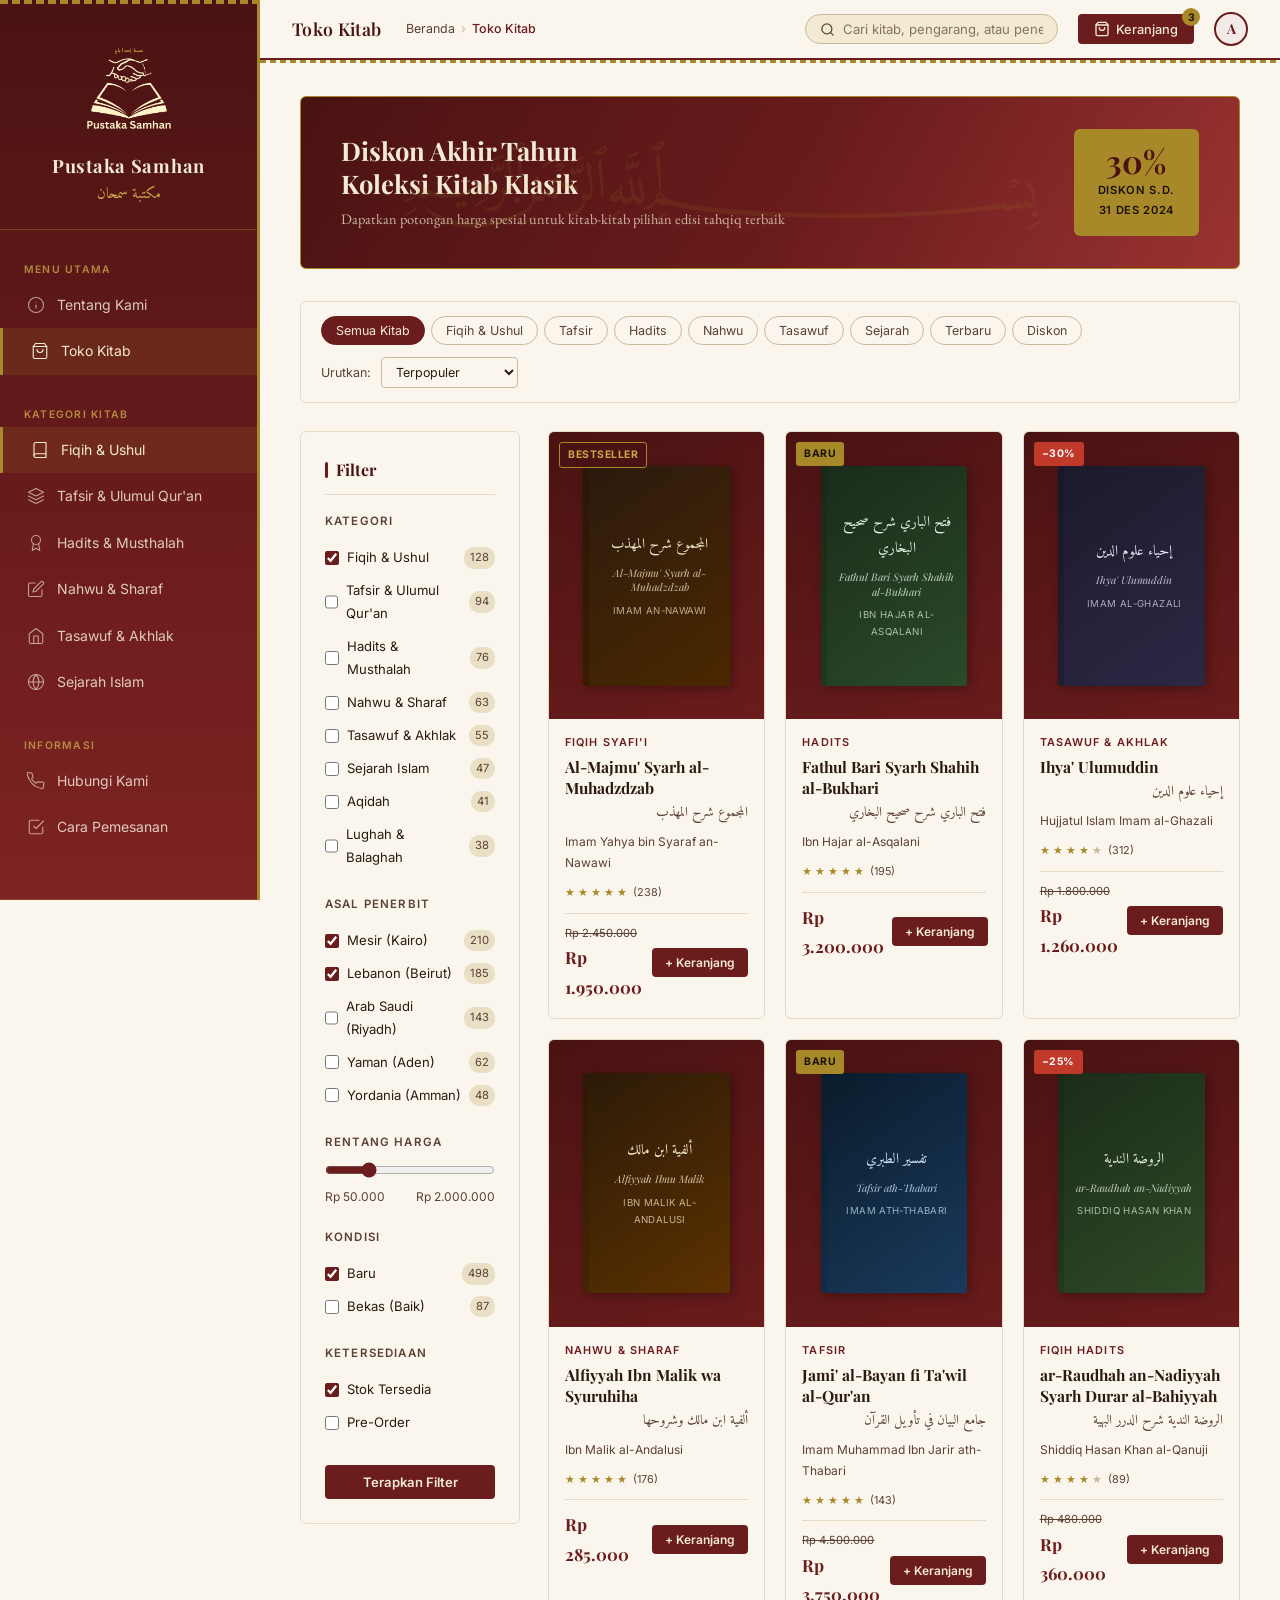
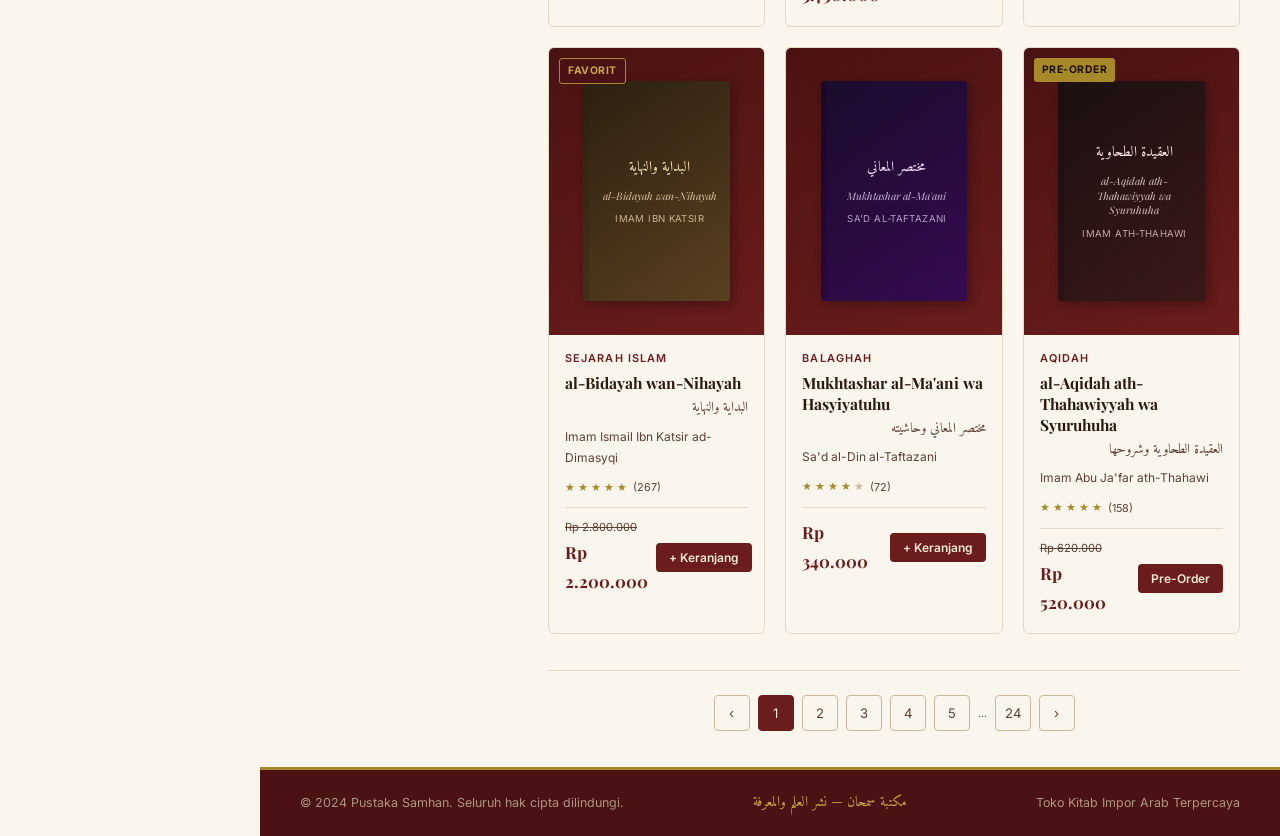
<file: index.html>
<!DOCTYPE html>
<html lang="id">
<head>
  <meta charset="UTF-8" />
  <meta name="viewport" content="width=device-width, initial-scale=1.0" />
  <title>Toko Kitab — Pustaka Samhan</title>
  <link rel="stylesheet" href="style.css" />
</head>
<body>

  <!-- ══════════════════════════════════════
       SIDEBAR
  ══════════════════════════════════════ -->
  <aside class="sidebar">
    <div class="sidebar-brand">
      <img src="../logo nusantara knockout png trsp.png" alt="Logo Pustaka Samhan" />
      <span class="brand-name">Pustaka Samhan</span>
      <span class="brand-tagline">مكتبة سمحان</span>
    </div>

    <nav class="sidebar-nav">
      <span class="nav-label">Menu Utama</span>
      <ul>
        <li>
          <a href="tentang-kami.html">
            <svg class="nav-icon" viewBox="0 0 24 24"><circle cx="12" cy="12" r="10"/><path d="M12 16v-4M12 8h.01"/></svg>
            Tentang Kami
          </a>
        </li>
        <li>
          <a href="ecommerce.html" class="active">
            <svg class="nav-icon" viewBox="0 0 24 24"><path d="M6 2L3 6v14a2 2 0 002 2h14a2 2 0 002-2V6l-3-4z"/><line x1="3" y1="6" x2="21" y2="6"/><path d="M16 10a4 4 0 01-8 0"/></svg>
            Toko Kitab
          </a>
        </li>
      </ul>

      <span class="nav-label">Kategori Kitab</span>
      <ul>
        <li>
          <a href="#" class="active">
            <svg class="nav-icon" viewBox="0 0 24 24"><path d="M4 19.5A2.5 2.5 0 016.5 17H20"/><path d="M6.5 2H20v20H6.5A2.5 2.5 0 014 19.5v-15A2.5 2.5 0 016.5 2z"/></svg>
            Fiqih &amp; Ushul
          </a>
        </li>
        <li>
          <a href="#">
            <svg class="nav-icon" viewBox="0 0 24 24"><path d="M12 2L2 7l10 5 10-5-10-5zM2 17l10 5 10-5M2 12l10 5 10-5"/></svg>
            Tafsir &amp; Ulumul Qur'an
          </a>
        </li>
        <li>
          <a href="#">
            <svg class="nav-icon" viewBox="0 0 24 24"><circle cx="12" cy="8" r="6"/><path d="M15.477 12.89L17 22l-5-3-5 3 1.523-9.11"/></svg>
            Hadits &amp; Musthalah
          </a>
        </li>
        <li>
          <a href="#">
            <svg class="nav-icon" viewBox="0 0 24 24"><path d="M11 4H4a2 2 0 00-2 2v14a2 2 0 002 2h14a2 2 0 002-2v-7"/><path d="M18.5 2.5a2.121 2.121 0 013 3L12 15l-4 1 1-4 9.5-9.5z"/></svg>
            Nahwu &amp; Sharaf
          </a>
        </li>
        <li>
          <a href="#">
            <svg class="nav-icon" viewBox="0 0 24 24"><path d="M3 9l9-7 9 7v11a2 2 0 01-2 2H5a2 2 0 01-2-2z"/><polyline points="9 22 9 12 15 12 15 22"/></svg>
            Tasawuf &amp; Akhlak
          </a>
        </li>
        <li>
          <a href="#">
            <svg class="nav-icon" viewBox="0 0 24 24"><circle cx="12" cy="12" r="10"/><line x1="2" y1="12" x2="22" y2="12"/><path d="M12 2a15.3 15.3 0 014 10 15.3 15.3 0 01-4 10 15.3 15.3 0 01-4-10 15.3 15.3 0 014-10z"/></svg>
            Sejarah Islam
          </a>
        </li>
      </ul>

      <span class="nav-label">Informasi</span>
      <ul>
        <li>
          <a href="#">
            <svg class="nav-icon" viewBox="0 0 24 24"><path d="M22 16.92v3a2 2 0 01-2.18 2 19.79 19.79 0 01-8.63-3.07A19.5 19.5 0 013.07 9.81a19.79 19.79 0 01-3.07-8.68A2 2 0 012 1h3a2 2 0 012 1.72 12.84 12.84 0 00.7 2.81 2 2 0 01-.45 2.11L6.09 8.91a16 16 0 006 6l1.27-1.27a2 2 0 012.11-.45 12.84 12.84 0 002.81.7A2 2 0 0122 16.92z"/></svg>
            Hubungi Kami
          </a>
        </li>
        <li>
          <a href="#">
            <svg class="nav-icon" viewBox="0 0 24 24"><path d="M9 11l3 3L22 4"/><path d="M21 12v7a2 2 0 01-2 2H5a2 2 0 01-2-2V5a2 2 0 012-2h11"/></svg>
            Cara Pemesanan
          </a>
        </li>
      </ul>
    </nav>

    <div class="sidebar-footer">
      <div class="ornament">✦ ✦ ✦</div>
      <p>Toko Kitab Impor Arab<br />Terpercaya di Indonesia</p>
    </div>
  </aside>

  <!-- ══════════════════════════════════════
       MAIN WRAPPER
  ══════════════════════════════════════ -->
  <div class="main-wrapper">

    <!-- TOP NAVIGATION -->
    <header class="topnav">
      <div class="topnav-left">
        <span class="page-title">Toko Kitab</span>
        <nav class="breadcrumb">
          <span>Beranda</span>
          <span class="breadcrumb-sep">›</span>
          <span>Toko Kitab</span>
        </nav>
      </div>
      <div class="topnav-right">
        <div class="search-box">
          <svg class="search-icon" viewBox="0 0 24 24"><circle cx="11" cy="11" r="8"/><line x1="21" y1="21" x2="16.65" y2="16.65"/></svg>
          <input type="text" placeholder="Cari kitab, pengarang, atau penerbit…" />
        </div>
        <button class="cart-btn">
          <svg width="16" height="16" viewBox="0 0 24 24" fill="none" stroke="currentColor" stroke-width="2" stroke-linecap="round" stroke-linejoin="round"><path d="M6 2L3 6v14a2 2 0 002 2h14a2 2 0 002-2V6l-3-4z"/><line x1="3" y1="6" x2="21" y2="6"/><path d="M16 10a4 4 0 01-8 0"/></svg>
          Keranjang
          <span class="cart-badge">3</span>
        </button>
        <div class="user-avatar" title="Akun Saya">A</div>
      </div>
    </header>

    <!-- PAGE CONTENT -->
    <main class="page-content">

      <!-- Promo Banner -->
      <div class="promo-banner">
        <div class="promo-text">
          <h2>Diskon Akhir Tahun<br/>Koleksi Kitab Klasik</h2>
          <p>Dapatkan potongan harga spesial untuk kitab-kitab pilihan edisi tahqiq terbaik</p>
        </div>
        <div class="promo-badge">
          <span class="discount">30%</span>
          <span class="promo-label">Diskon s.d.<br/>31 Des 2024</span>
        </div>
      </div>

      <!-- Filter & Sort Toolbar -->
      <div class="ecom-toolbar">
        <div class="filter-tabs">
          <button class="filter-tab active">Semua Kitab</button>
          <button class="filter-tab">Fiqih &amp; Ushul</button>
          <button class="filter-tab">Tafsir</button>
          <button class="filter-tab">Hadits</button>
          <button class="filter-tab">Nahwu</button>
          <button class="filter-tab">Tasawuf</button>
          <button class="filter-tab">Sejarah</button>
          <button class="filter-tab">Terbaru</button>
          <button class="filter-tab">Diskon</button>
        </div>
        <div class="sort-area">
          <label>Urutkan:</label>
          <select>
            <option>Terpopuler</option>
            <option>Terbaru</option>
            <option>Harga Terendah</option>
            <option>Harga Tertinggi</option>
            <option>Rating Tertinggi</option>
          </select>
        </div>
      </div>

      <!-- Products Layout -->
      <div class="products-layout">

        <!-- Filter Sidebar -->
        <aside class="filter-sidebar">
          <h4>Filter</h4>

          <div class="filter-group">
            <span class="filter-group-title">Kategori</span>
            <label class="filter-check"><input type="checkbox" checked/><span>Fiqih &amp; Ushul</span><span class="count">128</span></label>
            <label class="filter-check"><input type="checkbox"/><span>Tafsir &amp; Ulumul Qur'an</span><span class="count">94</span></label>
            <label class="filter-check"><input type="checkbox"/><span>Hadits &amp; Musthalah</span><span class="count">76</span></label>
            <label class="filter-check"><input type="checkbox"/><span>Nahwu &amp; Sharaf</span><span class="count">63</span></label>
            <label class="filter-check"><input type="checkbox"/><span>Tasawuf &amp; Akhlak</span><span class="count">55</span></label>
            <label class="filter-check"><input type="checkbox"/><span>Sejarah Islam</span><span class="count">47</span></label>
            <label class="filter-check"><input type="checkbox"/><span>Aqidah</span><span class="count">41</span></label>
            <label class="filter-check"><input type="checkbox"/><span>Lughah &amp; Balaghah</span><span class="count">38</span></label>
          </div>

          <div class="filter-group">
            <span class="filter-group-title">Asal Penerbit</span>
            <label class="filter-check"><input type="checkbox" checked/><span>Mesir (Kairo)</span><span class="count">210</span></label>
            <label class="filter-check"><input type="checkbox" checked/><span>Lebanon (Beirut)</span><span class="count">185</span></label>
            <label class="filter-check"><input type="checkbox"/><span>Arab Saudi (Riyadh)</span><span class="count">143</span></label>
            <label class="filter-check"><input type="checkbox"/><span>Yaman (Aden)</span><span class="count">62</span></label>
            <label class="filter-check"><input type="checkbox"/><span>Yordania (Amman)</span><span class="count">48</span></label>
          </div>

          <div class="filter-group">
            <span class="filter-group-title">Rentang Harga</span>
            <div class="price-range">
              <input type="range" min="50000" max="2000000" value="500000" />
              <div class="price-labels">
                <span>Rp 50.000</span>
                <span>Rp 2.000.000</span>
              </div>
            </div>
          </div>

          <div class="filter-group">
            <span class="filter-group-title">Kondisi</span>
            <label class="filter-check"><input type="checkbox" checked/><span>Baru</span><span class="count">498</span></label>
            <label class="filter-check"><input type="checkbox"/><span>Bekas (Baik)</span><span class="count">87</span></label>
          </div>

          <div class="filter-group">
            <span class="filter-group-title">Ketersediaan</span>
            <label class="filter-check"><input type="checkbox" checked/><span>Stok Tersedia</span></label>
            <label class="filter-check"><input type="checkbox"/><span>Pre-Order</span></label>
          </div>

          <button class="btn-filter-apply">Terapkan Filter</button>
        </aside>

        <!-- Products Grid -->
        <div>
          <div class="products-grid">

            <!-- Card 1 -->
            <article class="product-card">
              <div class="product-img">
                <span class="product-badge badge-hot">Bestseller</span>
                <div class="book-cover" style="background: linear-gradient(145deg, #2C1A0E, #4A2800); color: #F2E8C9;">
                  <span class="book-title-ar">المجموع شرح المهذب</span>
                  <span class="book-title-id">Al-Majmu' Syarh al-Muhadzdzab</span>
                  <span class="book-author">Imam an-Nawawi</span>
                </div>
              </div>
              <div class="product-info">
                <span class="product-category">Fiqih Syafi'i</span>
                <h3 class="product-name">Al-Majmu' Syarh al-Muhadzdzab</h3>
                <span class="product-name-ar">المجموع شرح المهذب</span>
                <p class="product-author">Imam Yahya bin Syaraf an-Nawawi</p>
                <div class="product-rating">
                  <span class="star">★</span><span class="star">★</span><span class="star">★</span>
                  <span class="star">★</span><span class="star">★</span>
                  <span class="rating-count">(238)</span>
                </div>
                <div class="product-footer">
                  <div class="price-wrap">
                    <span class="price-original">Rp 2.450.000</span>
                    <span class="price-current">Rp 1.950.000</span>
                  </div>
                  <button class="btn-cart">+ Keranjang</button>
                </div>
              </div>
            </article>

            <!-- Card 2 -->
            <article class="product-card">
              <div class="product-img">
                <span class="product-badge badge-new">Baru</span>
                <div class="book-cover" style="background: linear-gradient(145deg, #1A2C1A, #2A4A2A); color: #E8F5E8;">
                  <span class="book-title-ar">فتح الباري شرح صحيح البخاري</span>
                  <span class="book-title-id">Fathul Bari Syarh Shahih al-Bukhari</span>
                  <span class="book-author">Ibn Hajar al-Asqalani</span>
                </div>
              </div>
              <div class="product-info">
                <span class="product-category">Hadits</span>
                <h3 class="product-name">Fathul Bari Syarh Shahih al-Bukhari</h3>
                <span class="product-name-ar">فتح الباري شرح صحيح البخاري</span>
                <p class="product-author">Ibn Hajar al-Asqalani</p>
                <div class="product-rating">
                  <span class="star">★</span><span class="star">★</span><span class="star">★</span>
                  <span class="star">★</span><span class="star">★</span>
                  <span class="rating-count">(195)</span>
                </div>
                <div class="product-footer">
                  <div class="price-wrap">
                    <span class="price-original"></span>
                    <span class="price-current">Rp 3.200.000</span>
                  </div>
                  <button class="btn-cart">+ Keranjang</button>
                </div>
              </div>
            </article>

            <!-- Card 3 -->
            <article class="product-card">
              <div class="product-img">
                <span class="product-badge badge-sale">−30%</span>
                <div class="book-cover" style="background: linear-gradient(145deg, #1C1A2C, #2C2845); color: #E8E5F5;">
                  <span class="book-title-ar">إحياء علوم الدين</span>
                  <span class="book-title-id">Ihya' Ulumuddin</span>
                  <span class="book-author">Imam al-Ghazali</span>
                </div>
              </div>
              <div class="product-info">
                <span class="product-category">Tasawuf &amp; Akhlak</span>
                <h3 class="product-name">Ihya' Ulumuddin</h3>
                <span class="product-name-ar">إحياء علوم الدين</span>
                <p class="product-author">Hujjatul Islam Imam al-Ghazali</p>
                <div class="product-rating">
                  <span class="star">★</span><span class="star">★</span><span class="star">★</span>
                  <span class="star">★</span><span class="star empty">★</span>
                  <span class="rating-count">(312)</span>
                </div>
                <div class="product-footer">
                  <div class="price-wrap">
                    <span class="price-original">Rp 1.800.000</span>
                    <span class="price-current">Rp 1.260.000</span>
                  </div>
                  <button class="btn-cart">+ Keranjang</button>
                </div>
              </div>
            </article>

            <!-- Card 4 -->
            <article class="product-card">
              <div class="product-img">
                <div class="book-cover" style="background: linear-gradient(145deg, #2C1A08, #5C3200); color: #FFF0D0;">
                  <span class="book-title-ar">ألفية ابن مالك</span>
                  <span class="book-title-id">Alfiyyah Ibnu Malik</span>
                  <span class="book-author">Ibn Malik al-Andalusi</span>
                </div>
              </div>
              <div class="product-info">
                <span class="product-category">Nahwu &amp; Sharaf</span>
                <h3 class="product-name">Alfiyyah Ibn Malik wa Syuruhiha</h3>
                <span class="product-name-ar">ألفية ابن مالك وشروحها</span>
                <p class="product-author">Ibn Malik al-Andalusi</p>
                <div class="product-rating">
                  <span class="star">★</span><span class="star">★</span><span class="star">★</span>
                  <span class="star">★</span><span class="star">★</span>
                  <span class="rating-count">(176)</span>
                </div>
                <div class="product-footer">
                  <div class="price-wrap">
                    <span class="price-original"></span>
                    <span class="price-current">Rp 285.000</span>
                  </div>
                  <button class="btn-cart">+ Keranjang</button>
                </div>
              </div>
            </article>

            <!-- Card 5 -->
            <article class="product-card">
              <div class="product-img">
                <span class="product-badge badge-new">Baru</span>
                <div class="book-cover" style="background: linear-gradient(145deg, #0A1C2C, #1A3A5C); color: #D0E8FF;">
                  <span class="book-title-ar">تفسير الطبري</span>
                  <span class="book-title-id">Tafsir ath-Thabari</span>
                  <span class="book-author">Imam ath-Thabari</span>
                </div>
              </div>
              <div class="product-info">
                <span class="product-category">Tafsir</span>
                <h3 class="product-name">Jami' al-Bayan fi Ta'wil al-Qur'an</h3>
                <span class="product-name-ar">جامع البيان في تأويل القرآن</span>
                <p class="product-author">Imam Muhammad Ibn Jarir ath-Thabari</p>
                <div class="product-rating">
                  <span class="star">★</span><span class="star">★</span><span class="star">★</span>
                  <span class="star">★</span><span class="star">★</span>
                  <span class="rating-count">(143)</span>
                </div>
                <div class="product-footer">
                  <div class="price-wrap">
                    <span class="price-original">Rp 4.500.000</span>
                    <span class="price-current">Rp 3.750.000</span>
                  </div>
                  <button class="btn-cart">+ Keranjang</button>
                </div>
              </div>
            </article>

            <!-- Card 6 -->
            <article class="product-card">
              <div class="product-img">
                <span class="product-badge badge-sale">−25%</span>
                <div class="book-cover" style="background: linear-gradient(145deg, #1C2C1A, #2E4A25); color: #E5F2E0;">
                  <span class="book-title-ar">الروضة الندية</span>
                  <span class="book-title-id">ar-Raudhah an-Nadiyyah</span>
                  <span class="book-author">Shiddiq Hasan Khan</span>
                </div>
              </div>
              <div class="product-info">
                <span class="product-category">Fiqih Hadits</span>
                <h3 class="product-name">ar-Raudhah an-Nadiyyah Syarh Durar al-Bahiyyah</h3>
                <span class="product-name-ar">الروضة الندية شرح الدرر البهية</span>
                <p class="product-author">Shiddiq Hasan Khan al-Qanuji</p>
                <div class="product-rating">
                  <span class="star">★</span><span class="star">★</span><span class="star">★</span>
                  <span class="star">★</span><span class="star empty">★</span>
                  <span class="rating-count">(89)</span>
                </div>
                <div class="product-footer">
                  <div class="price-wrap">
                    <span class="price-original">Rp 480.000</span>
                    <span class="price-current">Rp 360.000</span>
                  </div>
                  <button class="btn-cart">+ Keranjang</button>
                </div>
              </div>
            </article>

            <!-- Card 7 -->
            <article class="product-card">
              <div class="product-img">
                <span class="product-badge badge-hot">Favorit</span>
                <div class="book-cover" style="background: linear-gradient(145deg, #2C2010, #5A4020); color: #FFE8C0;">
                  <span class="book-title-ar">البداية والنهاية</span>
                  <span class="book-title-id">al-Bidayah wan-Nihayah</span>
                  <span class="book-author">Imam Ibn Katsir</span>
                </div>
              </div>
              <div class="product-info">
                <span class="product-category">Sejarah Islam</span>
                <h3 class="product-name">al-Bidayah wan-Nihayah</h3>
                <span class="product-name-ar">البداية والنهاية</span>
                <p class="product-author">Imam Ismail Ibn Katsir ad-Dimasyqi</p>
                <div class="product-rating">
                  <span class="star">★</span><span class="star">★</span><span class="star">★</span>
                  <span class="star">★</span><span class="star">★</span>
                  <span class="rating-count">(267)</span>
                </div>
                <div class="product-footer">
                  <div class="price-wrap">
                    <span class="price-original">Rp 2.800.000</span>
                    <span class="price-current">Rp 2.200.000</span>
                  </div>
                  <button class="btn-cart">+ Keranjang</button>
                </div>
              </div>
            </article>

            <!-- Card 8 -->
            <article class="product-card">
              <div class="product-img">
                <div class="book-cover" style="background: linear-gradient(145deg, #1A0C2C, #350A50); color: #F0E0FF;">
                  <span class="book-title-ar">مختصر المعاني</span>
                  <span class="book-title-id">Mukhtashar al-Ma'ani</span>
                  <span class="book-author">Sa'd al-Taftazani</span>
                </div>
              </div>
              <div class="product-info">
                <span class="product-category">Balaghah</span>
                <h3 class="product-name">Mukhtashar al-Ma'ani wa Hasyiyatuhu</h3>
                <span class="product-name-ar">مختصر المعاني وحاشيته</span>
                <p class="product-author">Sa'd al-Din al-Taftazani</p>
                <div class="product-rating">
                  <span class="star">★</span><span class="star">★</span><span class="star">★</span>
                  <span class="star">★</span><span class="star empty">★</span>
                  <span class="rating-count">(72)</span>
                </div>
                <div class="product-footer">
                  <div class="price-wrap">
                    <span class="price-original"></span>
                    <span class="price-current">Rp 340.000</span>
                  </div>
                  <button class="btn-cart">+ Keranjang</button>
                </div>
              </div>
            </article>

            <!-- Card 9 -->
            <article class="product-card">
              <div class="product-img">
                <span class="product-badge badge-new">Pre-Order</span>
                <div class="book-cover" style="background: linear-gradient(145deg, #1C1010, #3A1818); color: #FFE8E8;">
                  <span class="book-title-ar">العقيدة الطحاوية</span>
                  <span class="book-title-id">al-Aqidah ath-Thahawiyyah wa Syuruhuha</span>
                  <span class="book-author">Imam ath-Thahawi</span>
                </div>
              </div>
              <div class="product-info">
                <span class="product-category">Aqidah</span>
                <h3 class="product-name">al-Aqidah ath-Thahawiyyah wa Syuruhuha</h3>
                <span class="product-name-ar">العقيدة الطحاوية وشروحها</span>
                <p class="product-author">Imam Abu Ja'far ath-Thahawi</p>
                <div class="product-rating">
                  <span class="star">★</span><span class="star">★</span><span class="star">★</span>
                  <span class="star">★</span><span class="star">★</span>
                  <span class="rating-count">(158)</span>
                </div>
                <div class="product-footer">
                  <div class="price-wrap">
                    <span class="price-original">Rp 620.000</span>
                    <span class="price-current">Rp 520.000</span>
                  </div>
                  <button class="btn-cart">Pre-Order</button>
                </div>
              </div>
            </article>

          </div><!-- end .products-grid -->

          <!-- Pagination -->
          <div class="pagination">
            <button class="page-btn">‹</button>
            <button class="page-btn active">1</button>
            <button class="page-btn">2</button>
            <button class="page-btn">3</button>
            <button class="page-btn">4</button>
            <button class="page-btn">5</button>
            <span style="color: var(--ink-muted); font-size: 0.82rem;">…</span>
            <button class="page-btn">24</button>
            <button class="page-btn">›</button>
          </div>

        </div><!-- end products col -->

      </div><!-- end .products-layout -->

    </main>

    <!-- FOOTER -->
    <footer class="page-footer">
      <div class="footer-inner">
        <p>© 2024 Pustaka Samhan. Seluruh hak cipta dilindungi.</p>
        <span class="footer-arabic">مكتبة سمحان — نشر العلم والمعرفة</span>
        <p>Toko Kitab Impor Arab Terpercaya</p>
      </div>
    </footer>

  </div><!-- end .main-wrapper -->
</body>
</html>
</file>
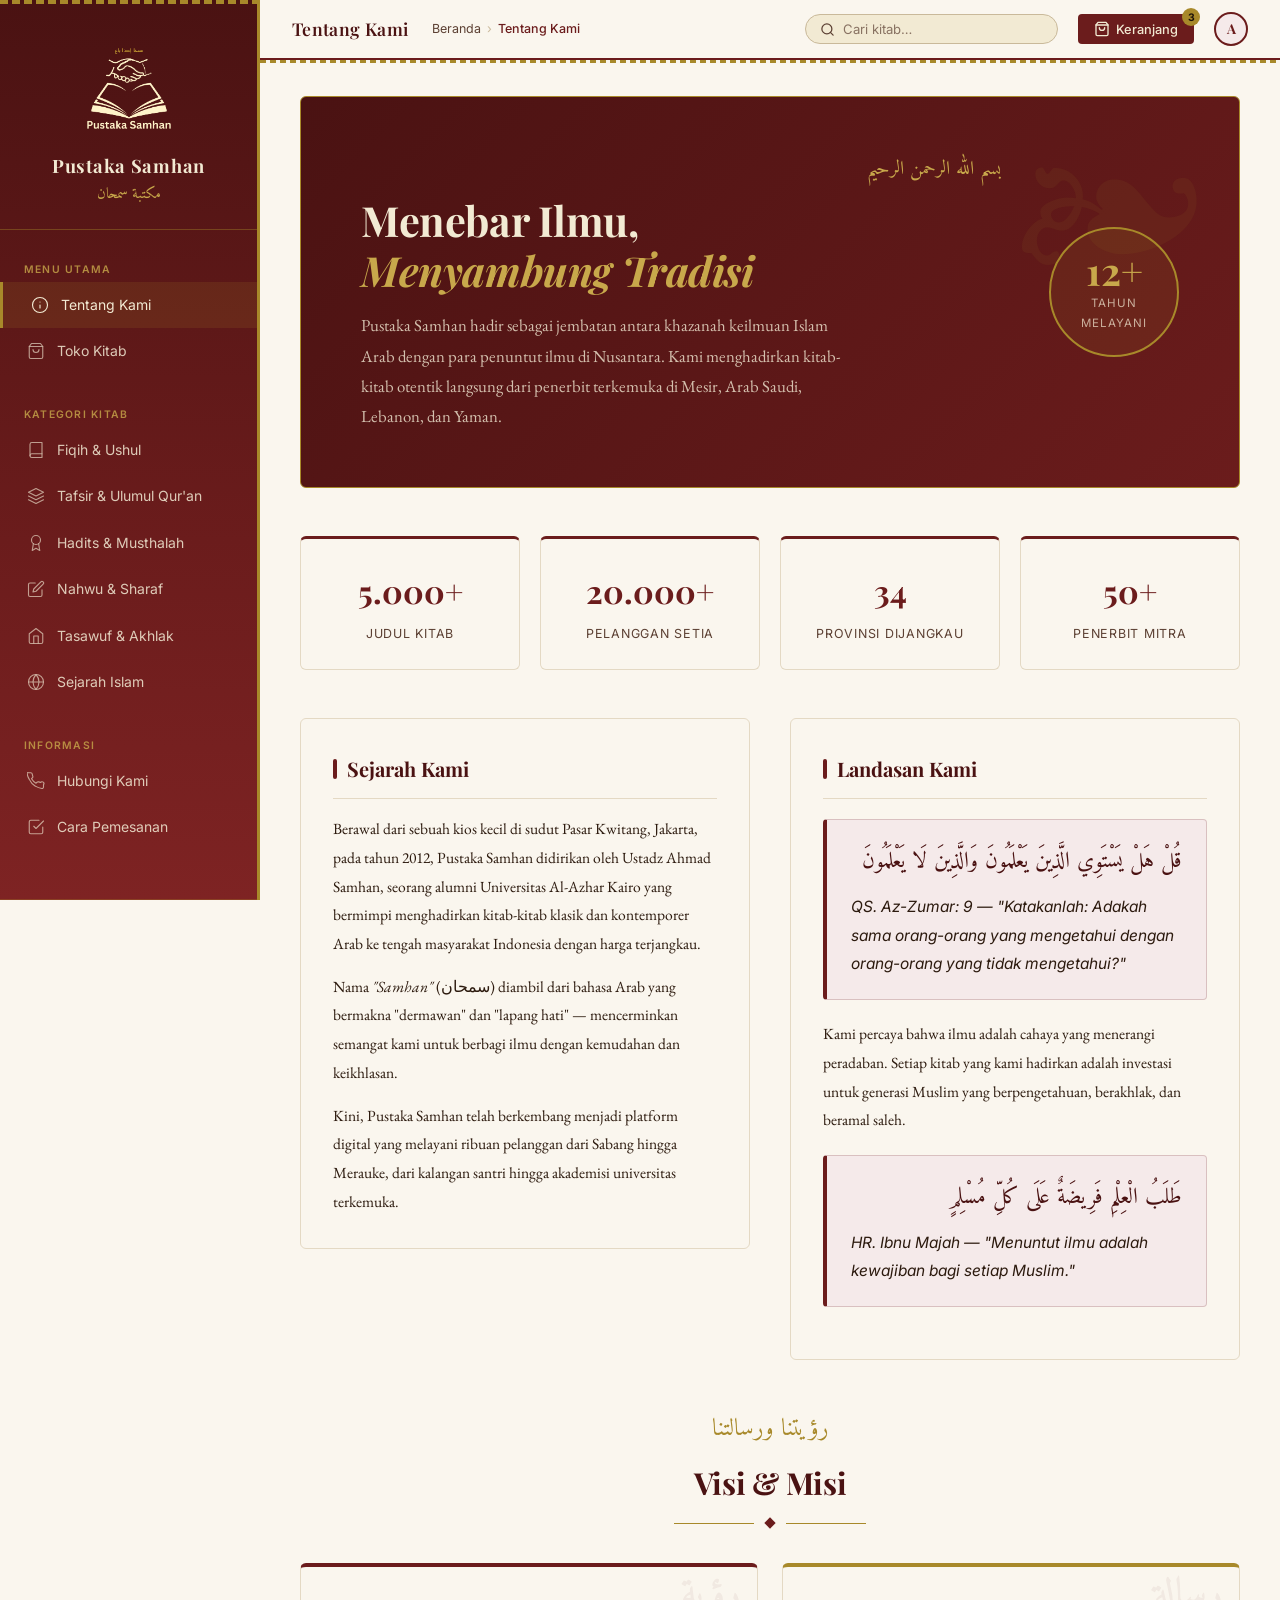
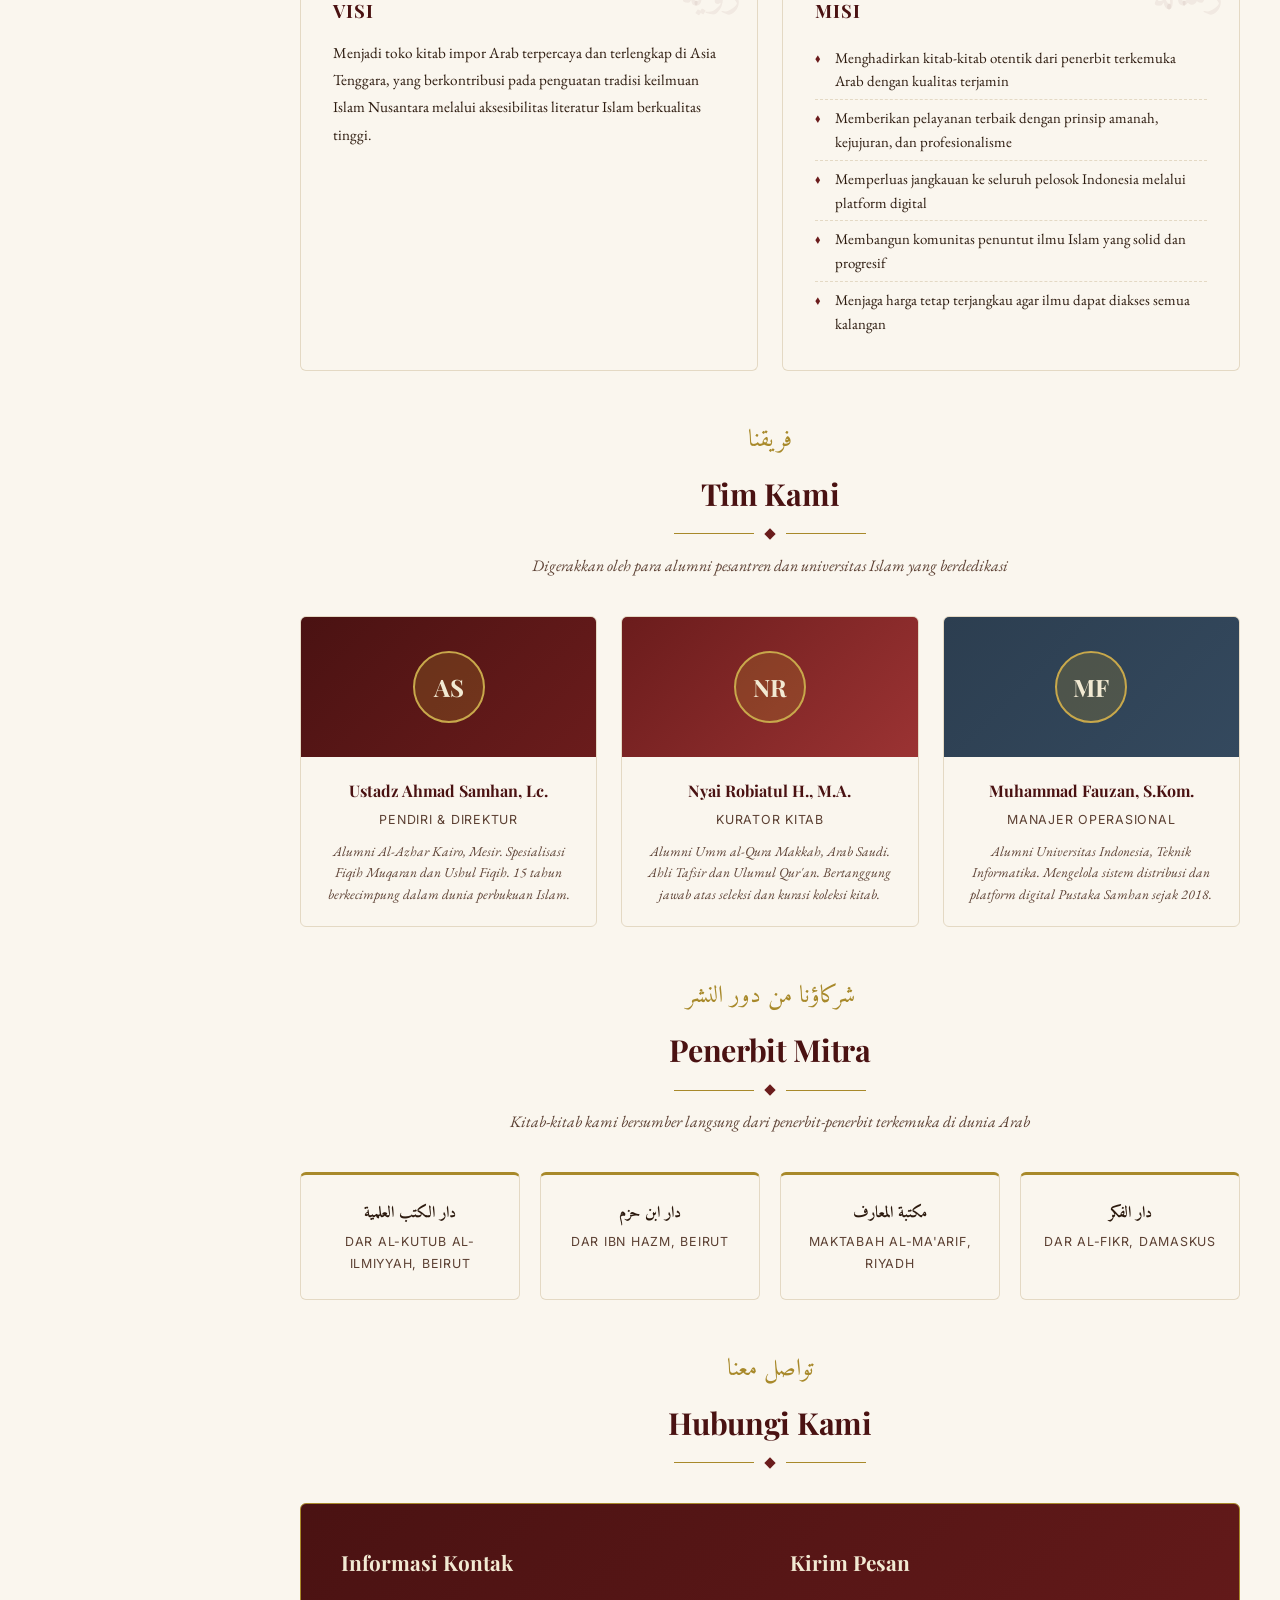
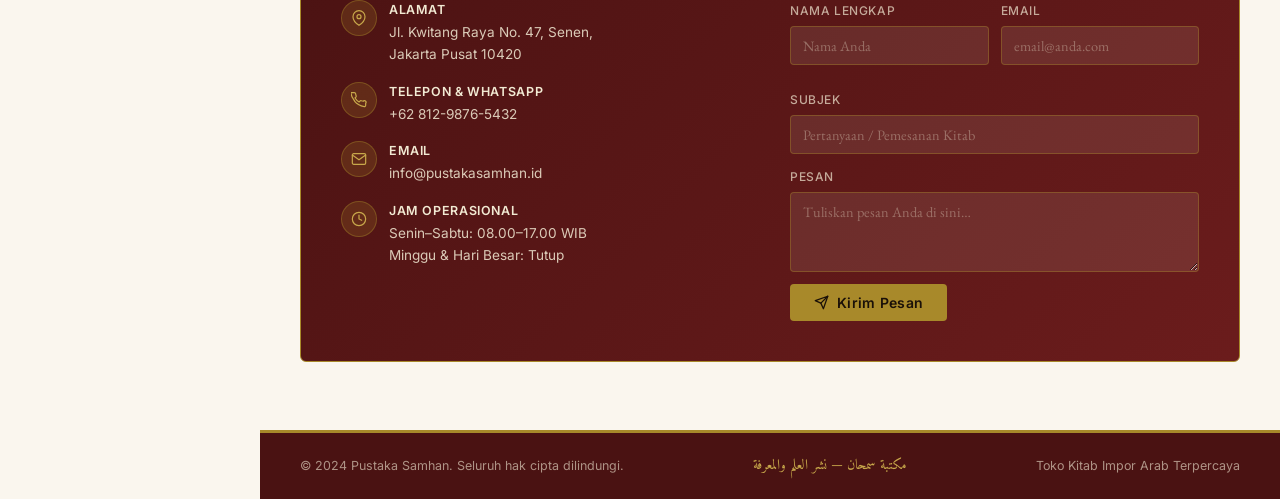
<file: tentang-kami.html>
<!DOCTYPE html>
<html lang="id">
<head>
  <meta charset="UTF-8" />
  <meta name="viewport" content="width=device-width, initial-scale=1.0" />
  <title>Tentang Kami — Pustaka Samhan</title>
  <link rel="stylesheet" href="style.css" />
</head>
<body>

  <!-- ══════════════════════════════════════
       SIDEBAR
  ══════════════════════════════════════ -->
  <aside class="sidebar">
    <div class="sidebar-brand">
      <img src="../logo nusantara knockout png trsp.png" alt="Logo Pustaka Samhan" />
      <span class="brand-name">Pustaka Samhan</span>
      <span class="brand-tagline">مكتبة سمحان</span>
    </div>

    <nav class="sidebar-nav">
      <span class="nav-label">Menu Utama</span>
      <ul>
        <li>
          <a href="tentang-kami.html" class="active">
            <svg class="nav-icon" viewBox="0 0 24 24"><circle cx="12" cy="12" r="10"/><path d="M12 16v-4M12 8h.01"/></svg>
            Tentang Kami
          </a>
        </li>
        <li>
          <a href="ecommerce.html">
            <svg class="nav-icon" viewBox="0 0 24 24"><path d="M6 2L3 6v14a2 2 0 002 2h14a2 2 0 002-2V6l-3-4z"/><line x1="3" y1="6" x2="21" y2="6"/><path d="M16 10a4 4 0 01-8 0"/></svg>
            Toko Kitab
          </a>
        </li>
      </ul>

      <span class="nav-label">Kategori Kitab</span>
      <ul>
        <li>
          <a href="ecommerce.html">
            <svg class="nav-icon" viewBox="0 0 24 24"><path d="M4 19.5A2.5 2.5 0 016.5 17H20"/><path d="M6.5 2H20v20H6.5A2.5 2.5 0 014 19.5v-15A2.5 2.5 0 016.5 2z"/></svg>
            Fiqih & Ushul
          </a>
        </li>
        <li>
          <a href="ecommerce.html">
            <svg class="nav-icon" viewBox="0 0 24 24"><path d="M12 2L2 7l10 5 10-5-10-5zM2 17l10 5 10-5M2 12l10 5 10-5"/></svg>
            Tafsir & Ulumul Qur'an
          </a>
        </li>
        <li>
          <a href="ecommerce.html">
            <svg class="nav-icon" viewBox="0 0 24 24"><circle cx="12" cy="8" r="6"/><path d="M15.477 12.89L17 22l-5-3-5 3 1.523-9.11"/></svg>
            Hadits & Musthalah
          </a>
        </li>
        <li>
          <a href="ecommerce.html">
            <svg class="nav-icon" viewBox="0 0 24 24"><path d="M11 4H4a2 2 0 00-2 2v14a2 2 0 002 2h14a2 2 0 002-2v-7"/><path d="M18.5 2.5a2.121 2.121 0 013 3L12 15l-4 1 1-4 9.5-9.5z"/></svg>
            Nahwu & Sharaf
          </a>
        </li>
        <li>
          <a href="ecommerce.html">
            <svg class="nav-icon" viewBox="0 0 24 24"><path d="M3 9l9-7 9 7v11a2 2 0 01-2 2H5a2 2 0 01-2-2z"/><polyline points="9 22 9 12 15 12 15 22"/></svg>
            Tasawuf & Akhlak
          </a>
        </li>
        <li>
          <a href="ecommerce.html">
            <svg class="nav-icon" viewBox="0 0 24 24"><circle cx="12" cy="12" r="10"/><line x1="2" y1="12" x2="22" y2="12"/><path d="M12 2a15.3 15.3 0 014 10 15.3 15.3 0 01-4 10 15.3 15.3 0 01-4-10 15.3 15.3 0 014-10z"/></svg>
            Sejarah Islam
          </a>
        </li>
      </ul>

      <span class="nav-label">Informasi</span>
      <ul>
        <li>
          <a href="#">
            <svg class="nav-icon" viewBox="0 0 24 24"><path d="M22 16.92v3a2 2 0 01-2.18 2 19.79 19.79 0 01-8.63-3.07A19.5 19.5 0 013.07 9.81a19.79 19.79 0 01-3.07-8.68A2 2 0 012 1h3a2 2 0 012 1.72 12.84 12.84 0 00.7 2.81 2 2 0 01-.45 2.11L6.09 8.91a16 16 0 006 6l1.27-1.27a2 2 0 012.11-.45 12.84 12.84 0 002.81.7A2 2 0 0122 16.92z"/></svg>
            Hubungi Kami
          </a>
        </li>
        <li>
          <a href="#">
            <svg class="nav-icon" viewBox="0 0 24 24"><path d="M9 11l3 3L22 4"/><path d="M21 12v7a2 2 0 01-2 2H5a2 2 0 01-2-2V5a2 2 0 012-2h11"/></svg>
            Cara Pemesanan
          </a>
        </li>
      </ul>
    </nav>

    <div class="sidebar-footer">
      <div class="ornament">✦ ✦ ✦</div>
      <p>Toko Kitab Impor Arab<br />Terpercaya di Indonesia</p>
    </div>
  </aside>

  <!-- ══════════════════════════════════════
       MAIN WRAPPER
  ══════════════════════════════════════ -->
  <div class="main-wrapper">

    <!-- TOP NAVIGATION -->
    <header class="topnav">
      <div class="topnav-left">
        <span class="page-title">Tentang Kami</span>
        <nav class="breadcrumb">
          <span>Beranda</span>
          <span class="breadcrumb-sep">›</span>
          <span>Tentang Kami</span>
        </nav>
      </div>
      <div class="topnav-right">
        <div class="search-box">
          <svg class="search-icon" viewBox="0 0 24 24"><circle cx="11" cy="11" r="8"/><line x1="21" y1="21" x2="16.65" y2="16.65"/></svg>
          <input type="text" placeholder="Cari kitab…" />
        </div>
        <button class="cart-btn">
          <svg width="16" height="16" viewBox="0 0 24 24" fill="none" stroke="currentColor" stroke-width="2" stroke-linecap="round" stroke-linejoin="round"><path d="M6 2L3 6v14a2 2 0 002 2h14a2 2 0 002-2V6l-3-4z"/><line x1="3" y1="6" x2="21" y2="6"/><path d="M16 10a4 4 0 01-8 0"/></svg>
          Keranjang
          <span class="cart-badge">3</span>
        </button>
        <div class="user-avatar" title="Akun Saya">A</div>
      </div>
    </header>

    <!-- PAGE CONTENT -->
    <main class="page-content">

      <!-- Hero Banner -->
      <section class="about-hero">
        <div class="hero-text">
          <span class="hero-eyebrow">بسم الله الرحمن الرحيم</span>
          <h1>Menebar Ilmu,<br /><em>Menyambung Tradisi</em></h1>
          <p>Pustaka Samhan hadir sebagai jembatan antara khazanah keilmuan Islam Arab dengan para penuntut ilmu di Nusantara. Kami menghadirkan kitab-kitab otentik langsung dari penerbit terkemuka di Mesir, Arab Saudi, Lebanon, dan Yaman.</p>
        </div>
        <div class="hero-badge">
          <div class="hero-badge-circle">
            <span class="badge-num">12+</span>
            <span class="badge-label">Tahun<br/>Melayani</span>
          </div>
        </div>
      </section>

      <!-- Stats -->
      <div class="stats-row">
        <div class="stat-card">
          <span class="stat-number">5.000+</span>
          <span class="stat-label">Judul Kitab</span>
        </div>
        <div class="stat-card">
          <span class="stat-number">20.000+</span>
          <span class="stat-label">Pelanggan Setia</span>
        </div>
        <div class="stat-card">
          <span class="stat-number">34</span>
          <span class="stat-label">Provinsi Dijangkau</span>
        </div>
        <div class="stat-card">
          <span class="stat-number">50+</span>
          <span class="stat-label">Penerbit Mitra</span>
        </div>
      </div>

      <!-- Sejarah & Kutipan -->
      <div class="two-col">
        <div class="content-card">
          <h3>Sejarah Kami</h3>
          <p>Berawal dari sebuah kios kecil di sudut Pasar Kwitang, Jakarta, pada tahun 2012, Pustaka Samhan didirikan oleh Ustadz Ahmad Samhan, seorang alumni Universitas Al-Azhar Kairo yang bermimpi menghadirkan kitab-kitab klasik dan kontemporer Arab ke tengah masyarakat Indonesia dengan harga terjangkau.</p>
          <p>Nama <em>"Samhan"</em> (سمحان) diambil dari bahasa Arab yang bermakna "dermawan" dan "lapang hati" — mencerminkan semangat kami untuk berbagi ilmu dengan kemudahan dan keikhlasan.</p>
          <p>Kini, Pustaka Samhan telah berkembang menjadi platform digital yang melayani ribuan pelanggan dari Sabang hingga Merauke, dari kalangan santri hingga akademisi universitas terkemuka.</p>
        </div>
        <div class="content-card">
          <h3>Landasan Kami</h3>
          <div class="quran-quote">
            <span class="quran-text">قُلْ هَلْ يَسْتَوِي الَّذِينَ يَعْلَمُونَ وَالَّذِينَ لَا يَعْلَمُونَ</span>
            <p class="quran-source">QS. Az-Zumar: 9 — "Katakanlah: Adakah sama orang-orang yang mengetahui dengan orang-orang yang tidak mengetahui?"</p>
          </div>
          <p>Kami percaya bahwa ilmu adalah cahaya yang menerangi peradaban. Setiap kitab yang kami hadirkan adalah investasi untuk generasi Muslim yang berpengetahuan, berakhlak, dan beramal saleh.</p>
          <div class="quran-quote">
            <span class="quran-text">طَلَبُ الْعِلْمِ فَرِيضَةٌ عَلَى كُلِّ مُسْلِمٍ</span>
            <p class="quran-source">HR. Ibnu Majah — "Menuntut ilmu adalah kewajiban bagi setiap Muslim."</p>
          </div>
        </div>
      </div>

      <!-- Visi Misi -->
      <div class="section-heading">
        <span class="arabic-line">رؤيتنا ورسالتنا</span>
        <h2>Visi &amp; Misi</h2>
        <div class="rule"><div class="rule-diamond"></div></div>
      </div>
      <div class="visi-misi">
        <div class="vm-card visi">
          <span class="vm-label">رؤية</span>
          <h3>Visi</h3>
          <p>Menjadi toko kitab impor Arab terpercaya dan terlengkap di Asia Tenggara, yang berkontribusi pada penguatan tradisi keilmuan Islam Nusantara melalui aksesibilitas literatur Islam berkualitas tinggi.</p>
        </div>
        <div class="vm-card misi">
          <span class="vm-label">رسالة</span>
          <h3>Misi</h3>
          <ul class="misi-list">
            <li>Menghadirkan kitab-kitab otentik dari penerbit terkemuka Arab dengan kualitas terjamin</li>
            <li>Memberikan pelayanan terbaik dengan prinsip amanah, kejujuran, dan profesionalisme</li>
            <li>Memperluas jangkauan ke seluruh pelosok Indonesia melalui platform digital</li>
            <li>Membangun komunitas penuntut ilmu Islam yang solid dan progresif</li>
            <li>Menjaga harga tetap terjangkau agar ilmu dapat diakses semua kalangan</li>
          </ul>
        </div>
      </div>

      <!-- Tim -->
      <section class="team-section">
        <div class="section-heading">
          <span class="arabic-line">فريقنا</span>
          <h2>Tim Kami</h2>
          <div class="rule"><div class="rule-diamond"></div></div>
          <p>Digerakkan oleh para alumni pesantren dan universitas Islam yang berdedikasi</p>
        </div>
        <div class="team-grid">
          <div class="team-card">
            <div class="team-avatar">
              <div class="team-initials">AS</div>
            </div>
            <div class="team-info">
              <h4>Ustadz Ahmad Samhan, Lc.</h4>
              <p class="role">Pendiri &amp; Direktur</p>
              <p class="bio">Alumni Al-Azhar Kairo, Mesir. Spesialisasi Fiqih Muqaran dan Ushul Fiqih. 15 tahun berkecimpung dalam dunia perbukuan Islam.</p>
            </div>
          </div>
          <div class="team-card">
            <div class="team-avatar" style="background: linear-gradient(135deg, var(--maroon), var(--maroon-light));">
              <div class="team-initials">NR</div>
            </div>
            <div class="team-info">
              <h4>Nyai Robiatul H., M.A.</h4>
              <p class="role">Kurator Kitab</p>
              <p class="bio">Alumni Umm al-Qura Makkah, Arab Saudi. Ahli Tafsir dan Ulumul Qur'an. Bertanggung jawab atas seleksi dan kurasi koleksi kitab.</p>
            </div>
          </div>
          <div class="team-card">
            <div class="team-avatar" style="background: linear-gradient(135deg, #2C3E50, #34495E);">
              <div class="team-initials">MF</div>
            </div>
            <div class="team-info">
              <h4>Muhammad Fauzan, S.Kom.</h4>
              <p class="role">Manajer Operasional</p>
              <p class="bio">Alumni Universitas Indonesia, Teknik Informatika. Mengelola sistem distribusi dan platform digital Pustaka Samhan sejak 2018.</p>
            </div>
          </div>
        </div>
      </section>

      <!-- Penerbit Mitra -->
      <section class="mb-24">
        <div class="section-heading">
          <span class="arabic-line">شركاؤنا من دور النشر</span>
          <h2>Penerbit Mitra</h2>
          <div class="rule"><div class="rule-diamond"></div></div>
          <p>Kitab-kitab kami bersumber langsung dari penerbit-penerbit terkemuka di dunia Arab</p>
        </div>
        <div class="stats-row" style="grid-template-columns: repeat(4,1fr);">
          <div class="stat-card" style="border-top-color: var(--gold);">
            <span class="stat-number" style="font-size:1rem; color:var(--ink); font-family:var(--font-arabic); direction:rtl;">دار الكتب العلمية</span>
            <span class="stat-label">Dar al-Kutub al-Ilmiyyah, Beirut</span>
          </div>
          <div class="stat-card" style="border-top-color: var(--gold);">
            <span class="stat-number" style="font-size:1rem; color:var(--ink); font-family:var(--font-arabic); direction:rtl;">دار ابن حزم</span>
            <span class="stat-label">Dar Ibn Hazm, Beirut</span>
          </div>
          <div class="stat-card" style="border-top-color: var(--gold);">
            <span class="stat-number" style="font-size:1rem; color:var(--ink); font-family:var(--font-arabic); direction:rtl;">مكتبة المعارف</span>
            <span class="stat-label">Maktabah al-Ma'arif, Riyadh</span>
          </div>
          <div class="stat-card" style="border-top-color: var(--gold);">
            <span class="stat-number" style="font-size:1rem; color:var(--ink); font-family:var(--font-arabic); direction:rtl;">دار الفكر</span>
            <span class="stat-label">Dar al-Fikr, Damaskus</span>
          </div>
        </div>
      </section>

      <!-- Kontak -->
      <section>
        <div class="section-heading">
          <span class="arabic-line">تواصل معنا</span>
          <h2>Hubungi Kami</h2>
          <div class="rule"><div class="rule-diamond"></div></div>
        </div>
        <div class="contact-section">
          <div class="contact-info">
            <h3>Informasi Kontak</h3>
            <div class="contact-item">
              <div class="contact-icon-wrap">
                <svg class="contact-icon" viewBox="0 0 24 24"><path d="M21 10c0 7-9 13-9 13S3 17 3 10a9 9 0 0118 0z"/><circle cx="12" cy="10" r="3"/></svg>
              </div>
              <p>
                <strong>Alamat</strong>
                Jl. Kwitang Raya No. 47, Senen,<br/>Jakarta Pusat 10420
              </p>
            </div>
            <div class="contact-item">
              <div class="contact-icon-wrap">
                <svg class="contact-icon" viewBox="0 0 24 24"><path d="M22 16.92v3a2 2 0 01-2.18 2 19.79 19.79 0 01-8.63-3.07A19.5 19.5 0 013.07 9.81a19.79 19.79 0 01-3.07-8.68A2 2 0 012 1h3a2 2 0 012 1.72c.127.96.361 1.903.7 2.81a2 2 0 01-.45 2.11L6.09 8.91a16 16 0 006 6l1.27-1.27a2 2 0 012.11-.45 12.84 12.84 0 002.81.7A2 2 0 0122 16.92z"/></svg>
              </div>
              <p>
                <strong>Telepon &amp; WhatsApp</strong>
                +62 812-9876-5432
              </p>
            </div>
            <div class="contact-item">
              <div class="contact-icon-wrap">
                <svg class="contact-icon" viewBox="0 0 24 24"><path d="M4 4h16c1.1 0 2 .9 2 2v12c0 1.1-.9 2-2 2H4c-1.1 0-2-.9-2-2V6c0-1.1.9-2 2-2z"/><polyline points="22,6 12,13 2,6"/></svg>
              </div>
              <p>
                <strong>Email</strong>
                info@pustakasamhan.id
              </p>
            </div>
            <div class="contact-item">
              <div class="contact-icon-wrap">
                <svg class="contact-icon" viewBox="0 0 24 24"><circle cx="12" cy="12" r="10"/><polyline points="12 6 12 12 16 14"/></svg>
              </div>
              <p>
                <strong>Jam Operasional</strong>
                Senin–Sabtu: 08.00–17.00 WIB<br/>Minggu &amp; Hari Besar: Tutup
              </p>
            </div>
          </div>
          <div class="contact-form-area">
            <h3>Kirim Pesan</h3>
            <div class="form-row">
              <div class="form-group">
                <label>Nama Lengkap</label>
                <input type="text" placeholder="Nama Anda" />
              </div>
              <div class="form-group">
                <label>Email</label>
                <input type="email" placeholder="email@anda.com" />
              </div>
            </div>
            <div class="form-group">
              <label>Subjek</label>
              <input type="text" placeholder="Pertanyaan / Pemesanan Kitab" />
            </div>
            <div class="form-group">
              <label>Pesan</label>
              <textarea placeholder="Tuliskan pesan Anda di sini…"></textarea>
            </div>
            <button class="btn-primary">
              <svg width="15" height="15" viewBox="0 0 24 24" fill="none" stroke="currentColor" stroke-width="2" stroke-linecap="round" stroke-linejoin="round"><line x1="22" y1="2" x2="11" y2="13"/><polygon points="22 2 15 22 11 13 2 9 22 2"/></svg>
              Kirim Pesan
            </button>
          </div>
        </div>
      </section>

    </main>

    <!-- FOOTER -->
    <footer class="page-footer">
      <div class="footer-inner">
        <p>© 2024 Pustaka Samhan. Seluruh hak cipta dilindungi.</p>
        <span class="footer-arabic">مكتبة سمحان — نشر العلم والمعرفة</span>
        <p>Toko Kitab Impor Arab Terpercaya</p>
      </div>
    </footer>

  </div><!-- end .main-wrapper -->
</body>
</html>
</file>
<file: style.css>
/* ============================================================
   PUSTAKA SAMHAN — Master Stylesheet
   Antik · Akademik · Profesional · Islami
   ============================================================ */

/* ── Google Fonts ── */
@import url('https://fonts.googleapis.com/css2?family=Playfair+Display:ital,wght@0,400;0,600;0,700;1,400&family=EB+Garamond:ital,wght@0,400;0,500;1,400&family=Inter:wght@300;400;500;600&family=Amiri:ital,wght@0,400;0,700;1,400&display=swap');

/* ── CSS Custom Properties ── */
:root {
  /* Palette */
  --maroon:        #6B1C1C;
  --maroon-dark:   #4A1212;
  --maroon-mid:    #7E2323;
  --maroon-light:  #9B3333;
  --maroon-tint:   #F5EAEA;
  --cream:         #F2EAD3;
  --cream-dark:    #E8DFC4;
  --cream-mid:     #D9CEAA;
  --cream-paper:   #FAF6EE;
  --black:         #1A1008;
  --ink:           #2C1A0E;
  --ink-muted:     #5C4033;
  --gold:          #A8892A;
  --gold-light:    #C8A84B;
  --white:         #FFFFFF;
  --border:        #C9B99A;
  --border-light:  #E4D9C4;

  /* Typography */
  --font-serif:    'Playfair Display', 'EB Garamond', Georgia, serif;
  --font-body:     'EB Garamond', Georgia, serif;
  --font-sans:     'Inter', system-ui, sans-serif;
  --font-arabic:   'Amiri', 'Traditional Arabic', serif;

  /* Sizing */
  --sidebar-width: 260px;
  --topnav-height: 60px;
  --radius:        4px;
  --radius-card:   6px;
}

/* ── Reset & Base ── */
*, *::before, *::after {
  box-sizing: border-box;
  margin: 0;
  padding: 0;
}

html {
  font-size: 16px;
  scroll-behavior: smooth;
}

body {
  font-family: var(--font-body);
  font-size: 1rem;
  line-height: 1.75;
  color: var(--ink);
  background-color: var(--cream-paper);
  display: flex;
  min-height: 100vh;
}

a {
  color: inherit;
  text-decoration: none;
}

img {
  max-width: 100%;
  display: block;
}

ul, ol {
  list-style: none;
}

/* ============================================================
   SIDEBAR
   ============================================================ */
.sidebar {
  position: fixed;
  top: 0;
  left: 0;
  width: var(--sidebar-width);
  height: 100vh;
  background: linear-gradient(180deg, var(--maroon-dark) 0%, var(--maroon) 60%, var(--maroon-mid) 100%);
  display: flex;
  flex-direction: column;
  z-index: 100;
  overflow-y: auto;
  border-right: 3px solid var(--gold);
}

/* Decorative top band */
.sidebar::before {
  content: '';
  display: block;
  height: 4px;
  background: repeating-linear-gradient(90deg,
    var(--gold) 0px, var(--gold) 8px,
    transparent 8px, transparent 12px
  );
  flex-shrink: 0;
}

.sidebar-brand {
  display: flex;
  flex-direction: column;
  align-items: center;
  padding: 28px 20px 20px;
  border-bottom: 1px solid rgba(168,137,42,0.4);
}

.sidebar-brand img {
  width: 110px;
  height: auto;
}

.brand-name {
  font-family: var(--font-serif);
  font-size: 1.15rem;
  font-weight: 700;
  color: var(--cream);
  text-align: center;
  margin-top: 12px;
  letter-spacing: 0.04em;
  line-height: 1.3;
}

.brand-tagline {
  font-family: var(--font-arabic);
  font-size: 0.95rem;
  color: var(--gold-light);
  text-align: center;
  margin-top: 4px;
  direction: rtl;
}

/* Nav Menu */
.sidebar-nav {
  flex: 1;
  padding: 24px 0;
}

.nav-label {
  font-family: var(--font-sans);
  font-size: 0.65rem;
  font-weight: 600;
  text-transform: uppercase;
  letter-spacing: 0.12em;
  color: var(--gold-light);
  padding: 0 24px 8px;
  opacity: 0.8;
}

.sidebar-nav ul {
  margin-bottom: 24px;
}

.sidebar-nav li a {
  display: flex;
  align-items: center;
  gap: 12px;
  padding: 11px 24px;
  font-family: var(--font-sans);
  font-size: 0.875rem;
  font-weight: 400;
  color: rgba(242, 234, 211, 0.85);
  transition: background 0.2s, color 0.2s, padding-left 0.2s;
  border-left: 3px solid transparent;
}

.sidebar-nav li a:hover,
.sidebar-nav li a.active {
  background: rgba(168,137,42,0.15);
  color: var(--cream);
  border-left-color: var(--gold);
  padding-left: 28px;
}

.nav-icon {
  width: 18px;
  height: 18px;
  flex-shrink: 0;
  opacity: 0.75;
  fill: none;
  stroke: currentColor;
  stroke-width: 1.5;
  stroke-linecap: round;
  stroke-linejoin: round;
}

.sidebar-nav li a:hover .nav-icon,
.sidebar-nav li a.active .nav-icon {
  opacity: 1;
}

/* Sidebar Footer */
.sidebar-footer {
  padding: 16px 20px;
  border-top: 1px solid rgba(168,137,42,0.3);
  text-align: center;
}

.sidebar-footer p {
  font-family: var(--font-sans);
  font-size: 0.7rem;
  color: rgba(242,234,211,0.5);
  line-height: 1.5;
}

/* Ornamental divider */
.ornament {
  text-align: center;
  color: var(--gold-light);
  font-size: 1rem;
  opacity: 0.6;
  padding: 4px 0 12px;
  letter-spacing: 4px;
}

/* ============================================================
   MAIN WRAPPER
   ============================================================ */
.main-wrapper {
  margin-left: var(--sidebar-width);
  flex: 1;
  display: flex;
  flex-direction: column;
  min-height: 100vh;
}

/* ============================================================
   TOP NAVIGATION
   ============================================================ */
.topnav {
  position: sticky;
  top: 0;
  z-index: 90;
  height: var(--topnav-height);
  background: var(--cream-paper);
  border-bottom: 2px solid var(--maroon);
  display: flex;
  align-items: center;
  justify-content: space-between;
  padding: 0 32px;
  gap: 16px;
}

/* Decorative bottom ornament on topnav */
.topnav::after {
  content: '';
  position: absolute;
  bottom: -5px;
  left: 0;
  right: 0;
  height: 3px;
  background: repeating-linear-gradient(90deg,
    var(--gold) 0px, var(--gold) 6px,
    transparent 6px, transparent 10px
  );
}

.topnav-left {
  display: flex;
  align-items: center;
  gap: 24px;
}

.page-title {
  font-family: var(--font-serif);
  font-size: 1.1rem;
  font-weight: 600;
  color: var(--maroon-dark);
  letter-spacing: 0.02em;
}

.breadcrumb {
  display: flex;
  align-items: center;
  gap: 6px;
  font-family: var(--font-sans);
  font-size: 0.78rem;
  color: var(--ink-muted);
}

.breadcrumb span:last-child {
  color: var(--maroon);
  font-weight: 500;
}

.breadcrumb-sep {
  color: var(--border);
}

.topnav-right {
  display: flex;
  align-items: center;
  gap: 20px;
}

/* Search bar */
.search-box {
  display: flex;
  align-items: center;
  border: 1.5px solid var(--border);
  border-radius: 20px;
  background: var(--cream);
  padding: 6px 14px;
  gap: 8px;
}

.search-box input {
  border: none;
  background: transparent;
  font-family: var(--font-sans);
  font-size: 0.82rem;
  color: var(--ink);
  outline: none;
  width: 200px;
}

.search-box input::placeholder {
  color: var(--ink-muted);
  opacity: 0.7;
}

.search-icon {
  width: 15px;
  height: 15px;
  stroke: var(--ink-muted);
  fill: none;
  stroke-width: 2;
  stroke-linecap: round;
  flex-shrink: 0;
}

/* Cart button */
.cart-btn {
  position: relative;
  display: flex;
  align-items: center;
  gap: 6px;
  padding: 7px 16px;
  background: var(--maroon);
  color: var(--cream);
  border-radius: var(--radius);
  font-family: var(--font-sans);
  font-size: 0.8rem;
  font-weight: 500;
  cursor: pointer;
  border: none;
  transition: background 0.2s;
}

.cart-btn:hover {
  background: var(--maroon-dark);
}

.cart-badge {
  position: absolute;
  top: -6px;
  right: -6px;
  width: 18px;
  height: 18px;
  background: var(--gold);
  color: var(--black);
  border-radius: 50%;
  font-size: 0.65rem;
  font-weight: 700;
  display: flex;
  align-items: center;
  justify-content: center;
}

/* User avatar */
.user-avatar {
  width: 34px;
  height: 34px;
  border-radius: 50%;
  background: var(--maroon-tint);
  border: 2px solid var(--maroon);
  display: flex;
  align-items: center;
  justify-content: center;
  font-family: var(--font-serif);
  font-size: 0.85rem;
  font-weight: 700;
  color: var(--maroon);
  cursor: pointer;
}

/* ============================================================
   PAGE CONTENT AREA
   ============================================================ */
.page-content {
  flex: 1;
  padding: 36px 40px;
}

/* ============================================================
   SECTION HEADER ORNAMENTAL
   ============================================================ */
.section-heading {
  text-align: center;
  margin-bottom: 36px;
}

.section-heading .arabic-line {
  font-family: var(--font-arabic);
  font-size: 1.5rem;
  color: var(--gold);
  direction: rtl;
  display: block;
  margin-bottom: 6px;
}

.section-heading h2 {
  font-family: var(--font-serif);
  font-size: 1.9rem;
  font-weight: 700;
  color: var(--maroon-dark);
  letter-spacing: -0.01em;
}

.section-heading .rule {
  display: flex;
  align-items: center;
  justify-content: center;
  gap: 12px;
  margin-top: 10px;
}

.section-heading .rule::before,
.section-heading .rule::after {
  content: '';
  display: block;
  width: 80px;
  height: 1px;
  background: var(--gold);
}

.section-heading .rule-diamond {
  width: 8px;
  height: 8px;
  background: var(--maroon);
  transform: rotate(45deg);
  flex-shrink: 0;
}

.section-heading p {
  font-family: var(--font-body);
  font-size: 1rem;
  color: var(--ink-muted);
  max-width: 580px;
  margin: 14px auto 0;
  font-style: italic;
}

/* ============================================================
   ABOUT PAGE — HERO BANNER
   ============================================================ */
.about-hero {
  background: linear-gradient(135deg, var(--maroon-dark) 0%, var(--maroon) 100%);
  border: 1px solid var(--gold);
  border-radius: var(--radius-card);
  padding: 56px 60px;
  margin-bottom: 48px;
  position: relative;
  overflow: hidden;
  display: flex;
  align-items: center;
  gap: 48px;
}

.about-hero::before {
  content: '❧';
  position: absolute;
  top: -20px;
  right: 40px;
  font-size: 12rem;
  color: rgba(168,137,42,0.08);
  line-height: 1;
  pointer-events: none;
}

.hero-text {
  flex: 1;
}

.hero-eyebrow {
  font-family: var(--font-arabic);
  font-size: 1.2rem;
  color: var(--gold-light);
  direction: rtl;
  display: block;
  margin-bottom: 8px;
}

.hero-text h1 {
  font-family: var(--font-serif);
  font-size: 2.6rem;
  font-weight: 700;
  color: var(--cream);
  line-height: 1.2;
  letter-spacing: -0.01em;
}

.hero-text h1 em {
  color: var(--gold-light);
  font-style: italic;
}

.hero-text p {
  font-family: var(--font-body);
  font-size: 1.05rem;
  color: rgba(242,234,211,0.8);
  margin-top: 16px;
  max-width: 480px;
  line-height: 1.8;
}

.hero-badge {
  flex-shrink: 0;
  display: flex;
  flex-direction: column;
  align-items: center;
  gap: 12px;
}

.hero-badge-circle {
  width: 130px;
  height: 130px;
  border-radius: 50%;
  border: 2px solid var(--gold);
  display: flex;
  flex-direction: column;
  align-items: center;
  justify-content: center;
  background: rgba(168,137,42,0.1);
}

.hero-badge-circle .badge-num {
  font-family: var(--font-serif);
  font-size: 2.4rem;
  font-weight: 700;
  color: var(--gold-light);
  line-height: 1;
}

.hero-badge-circle .badge-label {
  font-family: var(--font-sans);
  font-size: 0.72rem;
  color: rgba(242,234,211,0.7);
  text-align: center;
  text-transform: uppercase;
  letter-spacing: 0.08em;
  margin-top: 4px;
}

/* ============================================================
   STATS ROW
   ============================================================ */
.stats-row {
  display: grid;
  grid-template-columns: repeat(4, 1fr);
  gap: 20px;
  margin-bottom: 48px;
}

.stat-card {
  background: var(--cream-paper);
  border: 1px solid var(--border-light);
  border-top: 3px solid var(--maroon);
  border-radius: var(--radius-card);
  padding: 24px 20px;
  text-align: center;
}

.stat-card .stat-number {
  font-family: var(--font-serif);
  font-size: 2rem;
  font-weight: 700;
  color: var(--maroon);
  display: block;
}

.stat-card .stat-label {
  font-family: var(--font-sans);
  font-size: 0.78rem;
  color: var(--ink-muted);
  text-transform: uppercase;
  letter-spacing: 0.06em;
  margin-top: 4px;
  display: block;
}

/* ============================================================
   ABOUT — TWO COLUMN SECTION
   ============================================================ */
.two-col {
  display: grid;
  grid-template-columns: 1fr 1fr;
  gap: 40px;
  margin-bottom: 48px;
  align-items: start;
}

.content-card {
  background: var(--cream-paper);
  border: 1px solid var(--border-light);
  border-radius: var(--radius-card);
  padding: 32px;
}

.content-card h3 {
  font-family: var(--font-serif);
  font-size: 1.25rem;
  font-weight: 700;
  color: var(--maroon-dark);
  margin-bottom: 16px;
  padding-bottom: 12px;
  border-bottom: 1px solid var(--border-light);
  display: flex;
  align-items: center;
  gap: 10px;
}

.content-card h3::before {
  content: '';
  display: inline-block;
  width: 4px;
  height: 20px;
  background: var(--maroon);
  border-radius: 2px;
  flex-shrink: 0;
}

.content-card p {
  font-size: 0.97rem;
  color: var(--ink);
  line-height: 1.85;
  margin-bottom: 14px;
}

.content-card p:last-child {
  margin-bottom: 0;
}

/* Quran quote */
.quran-quote {
  background: var(--maroon-tint);
  border: 1px solid rgba(107,28,28,0.2);
  border-left: 4px solid var(--maroon);
  border-radius: var(--radius);
  padding: 20px 24px;
  margin: 20px 0;
}

.quran-text {
  font-family: var(--font-arabic);
  font-size: 1.4rem;
  color: var(--maroon-dark);
  direction: rtl;
  text-align: right;
  line-height: 2;
  display: block;
}

.quran-source {
  font-family: var(--font-sans);
  font-size: 0.75rem;
  color: var(--ink-muted);
  margin-top: 8px;
  font-style: italic;
}

/* ============================================================
   VISI MISI
   ============================================================ */
.visi-misi {
  display: grid;
  grid-template-columns: 1fr 1fr;
  gap: 24px;
  margin-bottom: 48px;
}

.vm-card {
  background: var(--cream-paper);
  border: 1px solid var(--border-light);
  border-radius: var(--radius-card);
  padding: 28px 32px;
  position: relative;
  overflow: hidden;
}

.vm-card.visi {
  border-top: 4px solid var(--maroon);
}

.vm-card.misi {
  border-top: 4px solid var(--gold);
}

.vm-label {
  font-family: var(--font-arabic);
  font-size: 2.5rem;
  font-weight: 700;
  color: rgba(107,28,28,0.06);
  position: absolute;
  top: 8px;
  right: 16px;
  direction: rtl;
  line-height: 1;
}

.vm-card h3 {
  font-family: var(--font-serif);
  font-size: 1.15rem;
  font-weight: 700;
  color: var(--maroon-dark);
  margin-bottom: 12px;
  text-transform: uppercase;
  letter-spacing: 0.06em;
}

.vm-card p {
  font-size: 0.95rem;
  color: var(--ink);
  line-height: 1.8;
}

.misi-list {
  margin-top: 8px;
}

.misi-list li {
  font-size: 0.93rem;
  color: var(--ink);
  padding: 6px 0 6px 20px;
  border-bottom: 1px dashed var(--border-light);
  position: relative;
  line-height: 1.6;
}

.misi-list li:last-child {
  border-bottom: none;
}

.misi-list li::before {
  content: '◆';
  position: absolute;
  left: 0;
  color: var(--maroon);
  font-size: 0.5rem;
  top: 12px;
}

/* ============================================================
   TEAM CARDS
   ============================================================ */
.team-section {
  margin-bottom: 48px;
}

.team-grid {
  display: grid;
  grid-template-columns: repeat(3, 1fr);
  gap: 24px;
  margin-top: 32px;
}

.team-card {
  background: var(--cream-paper);
  border: 1px solid var(--border-light);
  border-radius: var(--radius-card);
  overflow: hidden;
  text-align: center;
  transition: box-shadow 0.2s;
}

.team-card:hover {
  box-shadow: 0 4px 20px rgba(107,28,28,0.12);
}

.team-avatar {
  height: 140px;
  background: linear-gradient(135deg, var(--maroon-dark), var(--maroon));
  display: flex;
  align-items: center;
  justify-content: center;
}

.team-initials {
  width: 72px;
  height: 72px;
  border-radius: 50%;
  background: rgba(168,137,42,0.25);
  border: 2px solid var(--gold-light);
  display: flex;
  align-items: center;
  justify-content: center;
  font-family: var(--font-serif);
  font-size: 1.5rem;
  font-weight: 700;
  color: var(--cream);
}

.team-info {
  padding: 20px;
}

.team-info h4 {
  font-family: var(--font-serif);
  font-size: 1rem;
  font-weight: 700;
  color: var(--maroon-dark);
}

.team-info .role {
  font-family: var(--font-sans);
  font-size: 0.78rem;
  color: var(--ink-muted);
  text-transform: uppercase;
  letter-spacing: 0.06em;
  margin-top: 4px;
}

.team-info .bio {
  font-size: 0.85rem;
  color: var(--ink-muted);
  margin-top: 10px;
  line-height: 1.6;
  font-style: italic;
}

/* ============================================================
   CONTACT SECTION
   ============================================================ */
.contact-section {
  background: linear-gradient(135deg, var(--maroon-dark) 0%, var(--maroon) 100%);
  border-radius: var(--radius-card);
  padding: 40px;
  display: grid;
  grid-template-columns: 1fr 1fr;
  gap: 40px;
  margin-bottom: 32px;
  border: 1px solid var(--gold);
}

.contact-info h3 {
  font-family: var(--font-serif);
  font-size: 1.3rem;
  font-weight: 700;
  color: var(--cream);
  margin-bottom: 20px;
}

.contact-item {
  display: flex;
  align-items: flex-start;
  gap: 12px;
  margin-bottom: 16px;
}

.contact-icon-wrap {
  width: 36px;
  height: 36px;
  border-radius: 50%;
  background: rgba(168,137,42,0.2);
  border: 1px solid rgba(168,137,42,0.4);
  display: flex;
  align-items: center;
  justify-content: center;
  flex-shrink: 0;
}

.contact-icon {
  width: 16px;
  height: 16px;
  stroke: var(--gold-light);
  fill: none;
  stroke-width: 1.8;
  stroke-linecap: round;
}

.contact-item p {
  font-family: var(--font-sans);
  font-size: 0.85rem;
  color: rgba(242,234,211,0.85);
  line-height: 1.6;
}

.contact-item strong {
  color: var(--cream);
  font-weight: 600;
  display: block;
  font-size: 0.78rem;
  text-transform: uppercase;
  letter-spacing: 0.05em;
  margin-bottom: 2px;
}

.contact-form-area h3 {
  font-family: var(--font-serif);
  font-size: 1.3rem;
  font-weight: 700;
  color: var(--cream);
  margin-bottom: 20px;
}

.form-row {
  display: grid;
  grid-template-columns: 1fr 1fr;
  gap: 12px;
  margin-bottom: 12px;
}

.form-group {
  display: flex;
  flex-direction: column;
  gap: 5px;
  margin-bottom: 12px;
}

.form-group label {
  font-family: var(--font-sans);
  font-size: 0.75rem;
  font-weight: 500;
  color: rgba(242,234,211,0.7);
  text-transform: uppercase;
  letter-spacing: 0.05em;
}

.form-group input,
.form-group textarea,
.form-group select {
  background: rgba(242,234,211,0.1);
  border: 1px solid rgba(168,137,42,0.4);
  border-radius: var(--radius);
  padding: 9px 12px;
  font-family: var(--font-body);
  font-size: 0.9rem;
  color: var(--cream);
  outline: none;
  transition: border-color 0.2s;
  width: 100%;
}

.form-group input:focus,
.form-group textarea:focus,
.form-group select:focus {
  border-color: var(--gold-light);
}

.form-group input::placeholder,
.form-group textarea::placeholder {
  color: rgba(242,234,211,0.35);
}

.form-group textarea {
  resize: vertical;
  min-height: 80px;
}

.btn-primary {
  display: inline-flex;
  align-items: center;
  gap: 8px;
  padding: 10px 24px;
  background: var(--gold);
  color: var(--black);
  border: none;
  border-radius: var(--radius);
  font-family: var(--font-sans);
  font-size: 0.875rem;
  font-weight: 600;
  cursor: pointer;
  letter-spacing: 0.02em;
  transition: background 0.2s;
}

.btn-primary:hover {
  background: var(--gold-light);
}

/* ============================================================
   E-COMMERCE PAGE
   ============================================================ */

/* Filter & Sort Bar */
.ecom-toolbar {
  display: flex;
  align-items: center;
  justify-content: space-between;
  background: var(--cream-paper);
  border: 1px solid var(--border-light);
  border-radius: var(--radius-card);
  padding: 14px 20px;
  margin-bottom: 28px;
  flex-wrap: wrap;
  gap: 12px;
}

.filter-tabs {
  display: flex;
  gap: 6px;
  flex-wrap: wrap;
}

.filter-tab {
  padding: 6px 14px;
  border: 1.5px solid var(--border);
  border-radius: 20px;
  font-family: var(--font-sans);
  font-size: 0.78rem;
  color: var(--ink-muted);
  cursor: pointer;
  transition: all 0.2s;
  background: transparent;
}

.filter-tab.active,
.filter-tab:hover {
  border-color: var(--maroon);
  background: var(--maroon);
  color: var(--cream);
}

.sort-area {
  display: flex;
  align-items: center;
  gap: 10px;
}

.sort-area label {
  font-family: var(--font-sans);
  font-size: 0.78rem;
  color: var(--ink-muted);
  white-space: nowrap;
}

.sort-area select {
  border: 1.5px solid var(--border);
  border-radius: var(--radius);
  padding: 6px 10px;
  font-family: var(--font-sans);
  font-size: 0.78rem;
  color: var(--ink);
  background: var(--cream-paper);
  outline: none;
  cursor: pointer;
}

/* Banner */
.promo-banner {
  background: linear-gradient(120deg, var(--maroon-dark) 0%, var(--maroon) 55%, var(--maroon-light) 100%);
  border-radius: var(--radius-card);
  padding: 32px 40px;
  margin-bottom: 32px;
  display: flex;
  align-items: center;
  justify-content: space-between;
  gap: 24px;
  border: 1px solid var(--gold);
  position: relative;
  overflow: hidden;
}

.promo-banner::after {
  content: '﷽';
  position: absolute;
  right: 200px;
  top: 50%;
  transform: translateY(-50%);
  font-family: var(--font-arabic);
  font-size: 3.5rem;
  color: rgba(168,137,42,0.12);
  direction: rtl;
  pointer-events: none;
}

.promo-text h2 {
  font-family: var(--font-serif);
  font-size: 1.6rem;
  font-weight: 700;
  color: var(--cream);
  line-height: 1.3;
}

.promo-text p {
  font-size: 0.9rem;
  color: rgba(242,234,211,0.75);
  margin-top: 6px;
}

.promo-badge {
  background: var(--gold);
  color: var(--black);
  border-radius: var(--radius-card);
  padding: 16px 24px;
  text-align: center;
  flex-shrink: 0;
}

.promo-badge .discount {
  font-family: var(--font-serif);
  font-size: 2rem;
  font-weight: 700;
  color: var(--maroon-dark);
  display: block;
  line-height: 1;
}

.promo-badge .promo-label {
  font-family: var(--font-sans);
  font-size: 0.7rem;
  font-weight: 600;
  text-transform: uppercase;
  letter-spacing: 0.06em;
  margin-top: 4px;
  display: block;
}

/* Product Grid */
.products-layout {
  display: grid;
  grid-template-columns: 220px 1fr;
  gap: 28px;
  align-items: start;
}

/* Sidebar Filter */
.filter-sidebar {
  background: var(--cream-paper);
  border: 1px solid var(--border-light);
  border-radius: var(--radius-card);
  padding: 24px;
  position: sticky;
  top: calc(var(--topnav-height) + 20px);
}

.filter-sidebar h4 {
  font-family: var(--font-serif);
  font-size: 1rem;
  font-weight: 700;
  color: var(--maroon-dark);
  margin-bottom: 16px;
  padding-bottom: 10px;
  border-bottom: 1px solid var(--border-light);
  display: flex;
  align-items: center;
  gap: 8px;
}

.filter-sidebar h4::before {
  content: '';
  display: block;
  width: 3px;
  height: 16px;
  background: var(--maroon);
  border-radius: 2px;
}

.filter-group {
  margin-bottom: 20px;
}

.filter-group-title {
  font-family: var(--font-sans);
  font-size: 0.72rem;
  font-weight: 600;
  text-transform: uppercase;
  letter-spacing: 0.1em;
  color: var(--ink-muted);
  margin-bottom: 10px;
  display: block;
}

.filter-check {
  display: flex;
  align-items: center;
  gap: 8px;
  padding: 5px 0;
  cursor: pointer;
}

.filter-check input[type="checkbox"] {
  accent-color: var(--maroon);
  width: 14px;
  height: 14px;
  cursor: pointer;
}

.filter-check span {
  font-family: var(--font-sans);
  font-size: 0.82rem;
  color: var(--ink);
}

.filter-check .count {
  margin-left: auto;
  font-size: 0.7rem;
  color: var(--ink-muted);
  background: var(--cream-dark);
  padding: 1px 6px;
  border-radius: 10px;
}

.price-range {
  display: flex;
  flex-direction: column;
  gap: 8px;
}

.price-range input[type="range"] {
  accent-color: var(--maroon);
  width: 100%;
}

.price-labels {
  display: flex;
  justify-content: space-between;
  font-family: var(--font-sans);
  font-size: 0.75rem;
  color: var(--ink-muted);
}

.btn-filter-apply {
  width: 100%;
  padding: 9px;
  background: var(--maroon);
  color: var(--cream);
  border: none;
  border-radius: var(--radius);
  font-family: var(--font-sans);
  font-size: 0.82rem;
  font-weight: 600;
  cursor: pointer;
  transition: background 0.2s;
  margin-top: 6px;
}

.btn-filter-apply:hover {
  background: var(--maroon-dark);
}

/* Product Cards Grid */
.products-grid {
  display: grid;
  grid-template-columns: repeat(3, 1fr);
  gap: 20px;
}

.product-card {
  background: var(--cream-paper);
  border: 1px solid var(--border-light);
  border-radius: var(--radius-card);
  overflow: hidden;
  transition: box-shadow 0.2s, transform 0.2s;
  position: relative;
}

.product-card:hover {
  box-shadow: 0 6px 24px rgba(107,28,28,0.14);
  transform: translateY(-2px);
}

/* Book cover placeholder */
.product-img {
  aspect-ratio: 3/4;
  background: linear-gradient(155deg, var(--maroon-dark) 0%, var(--maroon) 100%);
  display: flex;
  align-items: center;
  justify-content: center;
  padding: 16px;
  position: relative;
}

.book-cover {
  width: 80%;
  aspect-ratio: 2/3;
  border-radius: 3px;
  display: flex;
  flex-direction: column;
  align-items: center;
  justify-content: center;
  border-left: 6px solid rgba(0,0,0,0.25);
  box-shadow: 3px 3px 12px rgba(0,0,0,0.3);
  text-align: center;
  padding: 12px 10px;
  overflow: hidden;
}

.book-title-ar {
  font-family: var(--font-arabic);
  font-size: 0.9rem;
  direction: rtl;
  line-height: 1.8;
  margin-bottom: 8px;
}

.book-title-id {
  font-family: var(--font-serif);
  font-size: 0.65rem;
  font-style: italic;
  line-height: 1.4;
  opacity: 0.8;
}

.book-author {
  font-family: var(--font-sans);
  font-size: 0.6rem;
  margin-top: 8px;
  opacity: 0.7;
  text-transform: uppercase;
  letter-spacing: 0.04em;
}

/* Badge labels */
.product-badge {
  position: absolute;
  top: 10px;
  left: 10px;
  padding: 3px 8px;
  border-radius: 3px;
  font-family: var(--font-sans);
  font-size: 0.65rem;
  font-weight: 700;
  text-transform: uppercase;
  letter-spacing: 0.05em;
}

.badge-new {
  background: var(--gold);
  color: var(--black);
}

.badge-sale {
  background: #c0392b;
  color: white;
}

.badge-hot {
  background: var(--maroon-dark);
  color: var(--gold-light);
  border: 1px solid var(--gold);
}

/* Product Info */
.product-info {
  padding: 14px 16px 16px;
}

.product-category {
  font-family: var(--font-sans);
  font-size: 0.68rem;
  font-weight: 600;
  text-transform: uppercase;
  letter-spacing: 0.1em;
  color: var(--maroon);
  margin-bottom: 5px;
  display: block;
}

.product-name {
  font-family: var(--font-serif);
  font-size: 0.97rem;
  font-weight: 700;
  color: var(--ink);
  line-height: 1.35;
  margin-bottom: 3px;
}

.product-name-ar {
  font-family: var(--font-arabic);
  font-size: 0.85rem;
  color: var(--ink-muted);
  direction: rtl;
  display: block;
  margin-bottom: 5px;
}

.product-author {
  font-family: var(--font-sans);
  font-size: 0.75rem;
  color: var(--ink-muted);
  margin-bottom: 10px;
}

.product-footer {
  display: flex;
  align-items: center;
  justify-content: space-between;
  margin-top: 10px;
  border-top: 1px solid var(--border-light);
  padding-top: 10px;
  gap: 8px;
}

.price-wrap {
  display: flex;
  flex-direction: column;
}

.price-original {
  font-family: var(--font-sans);
  font-size: 0.7rem;
  color: var(--ink-muted);
  text-decoration: line-through;
}

.price-current {
  font-family: var(--font-serif);
  font-size: 1.05rem;
  font-weight: 700;
  color: var(--maroon);
}

.btn-cart {
  display: inline-flex;
  align-items: center;
  gap: 5px;
  padding: 7px 13px;
  background: var(--maroon);
  color: var(--cream);
  border: none;
  border-radius: var(--radius);
  font-family: var(--font-sans);
  font-size: 0.75rem;
  font-weight: 600;
  cursor: pointer;
  transition: background 0.2s;
  white-space: nowrap;
}

.btn-cart:hover {
  background: var(--maroon-dark);
}

.product-rating {
  display: flex;
  align-items: center;
  gap: 3px;
  margin-bottom: 8px;
}

.star {
  color: var(--gold);
  font-size: 0.7rem;
}

.star.empty {
  color: var(--border);
}

.rating-count {
  font-family: var(--font-sans);
  font-size: 0.68rem;
  color: var(--ink-muted);
  margin-left: 3px;
}

/* Pagination */
.pagination {
  display: flex;
  justify-content: center;
  align-items: center;
  gap: 8px;
  margin-top: 36px;
  padding-top: 24px;
  border-top: 1px solid var(--border-light);
}

.page-btn {
  width: 36px;
  height: 36px;
  display: flex;
  align-items: center;
  justify-content: center;
  border: 1.5px solid var(--border);
  border-radius: var(--radius);
  font-family: var(--font-sans);
  font-size: 0.82rem;
  color: var(--ink-muted);
  cursor: pointer;
  transition: all 0.2s;
  background: var(--cream-paper);
}

.page-btn.active,
.page-btn:hover {
  background: var(--maroon);
  color: var(--cream);
  border-color: var(--maroon);
}

/* ============================================================
   FOOTER
   ============================================================ */
.page-footer {
  background: var(--maroon-dark);
  border-top: 3px solid var(--gold);
  padding: 20px 40px;
  margin-top: auto;
}

.footer-inner {
  display: flex;
  align-items: center;
  justify-content: space-between;
}

.footer-inner p {
  font-family: var(--font-sans);
  font-size: 0.78rem;
  color: rgba(242,234,211,0.6);
}

.footer-inner .footer-arabic {
  font-family: var(--font-arabic);
  font-size: 0.9rem;
  color: var(--gold-light);
  direction: rtl;
}

/* ============================================================
   UTILITY
   ============================================================ */
.mt-8  { margin-top: 8px; }
.mt-16 { margin-top: 16px; }
.mt-24 { margin-top: 24px; }
.mb-24 { margin-bottom: 24px; }
.text-center { text-align: center; }
.text-muted { color: var(--ink-muted); }
.full-width { grid-column: 1 / -1; }
</file>
